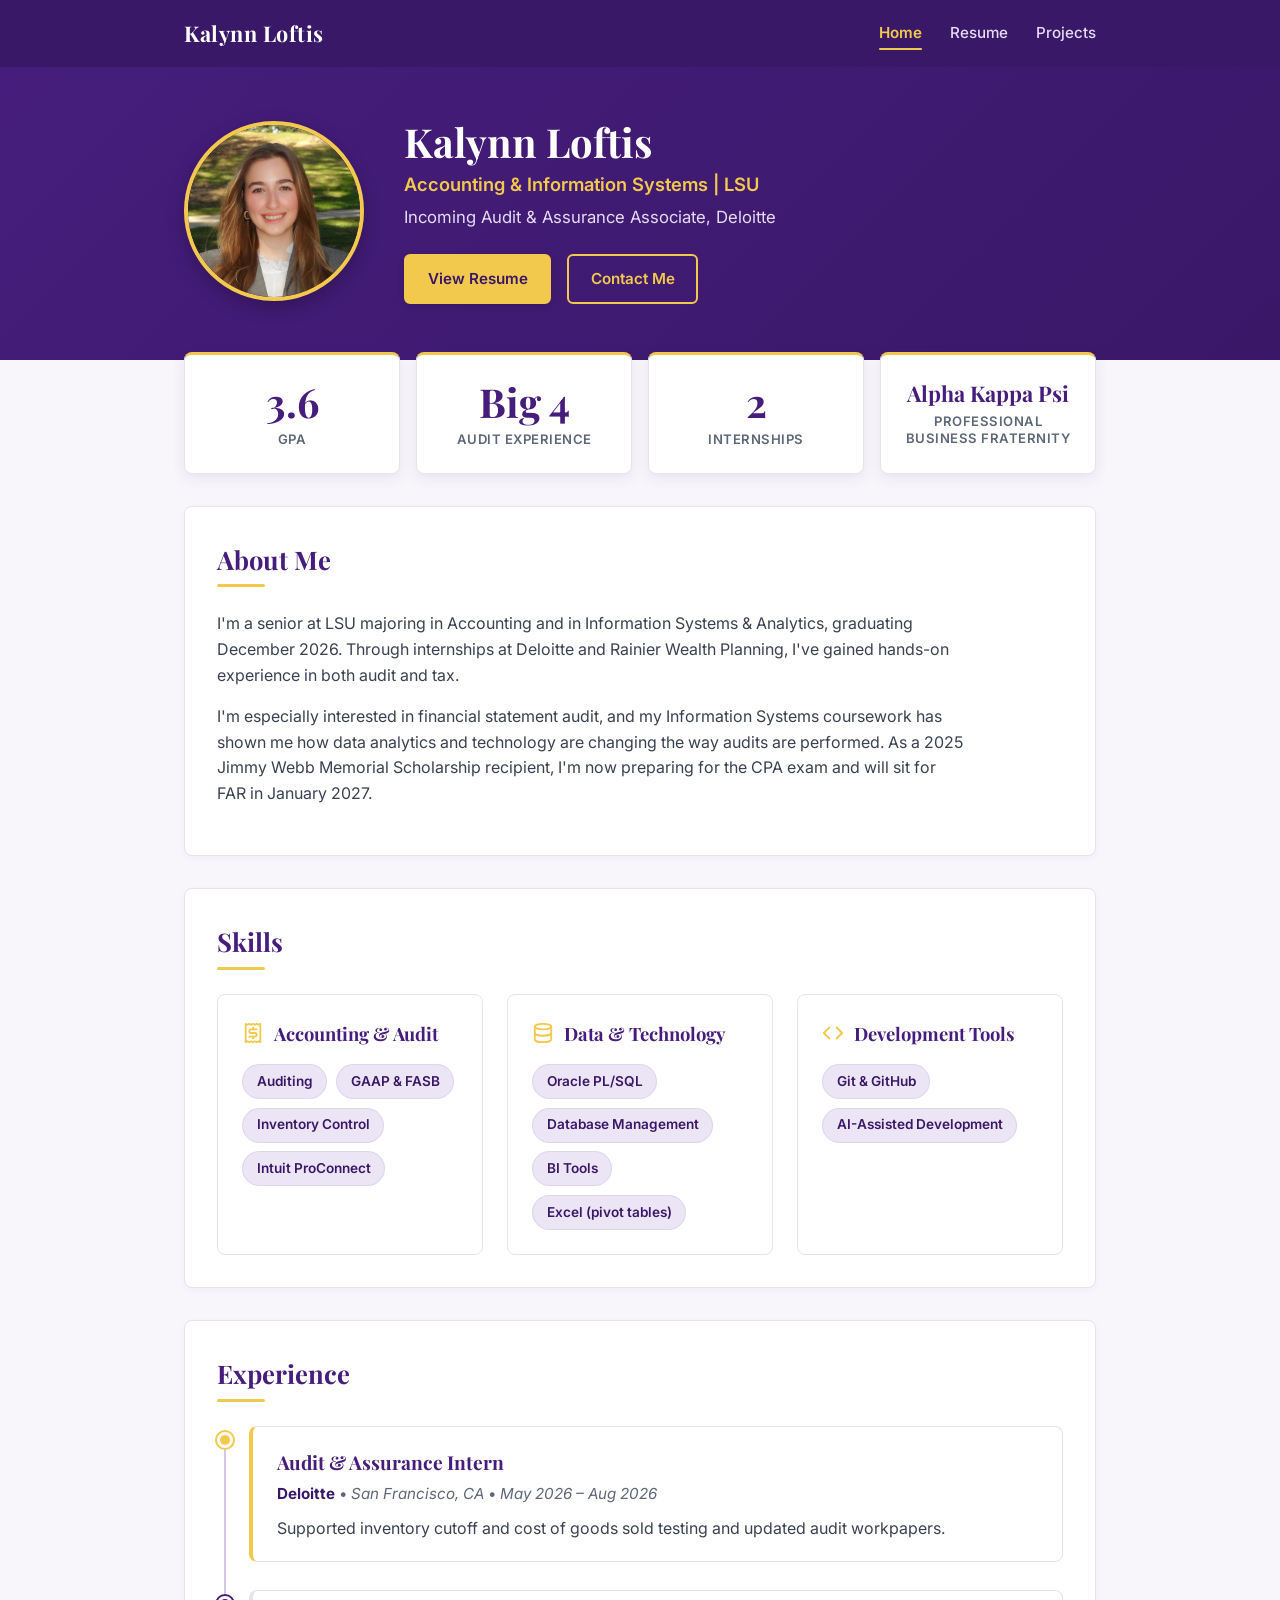
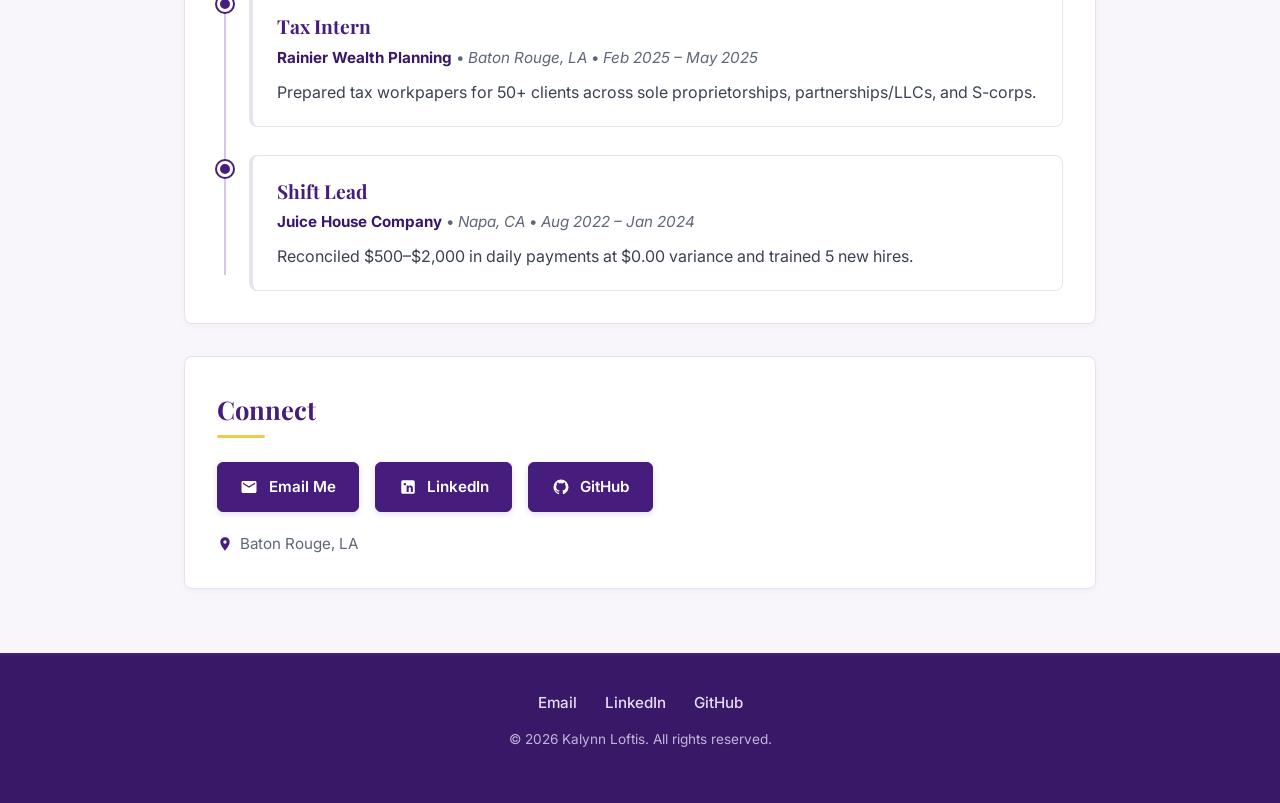
<file: index.html>
<!DOCTYPE html>
<html lang="en">
<head>
  <meta charset="UTF-8">
  <meta name="viewport" content="width=device-width, initial-scale=1.0">
  <title>Home | Kalynn Loftis - Accounting &amp; Information Systems</title>
  <!-- SEO & Social Sharing -->
  <meta name="description" content="LSU Accounting and Information Systems senior and incoming Deloitte Audit &amp; Assurance Associate.">
  <meta property="og:type" content="website">
  <meta property="og:url" content="https://kalynnloftis02.github.io/kalynn-website/index.html">
  <meta property="og:title" content="Kalynn Loftis, Accounting &amp; Information Systems at LSU">
  <meta property="og:description" content="LSU Accounting and Information Systems senior and incoming Deloitte Audit &amp; Assurance Associate.">
  <meta property="og:image" content="https://kalynnloftis02.github.io/kalynn-website/kalynn-headshot.jpg">
  <meta name="twitter:card" content="summary_large_image">
  <meta name="twitter:title" content="Kalynn Loftis, Accounting &amp; Information Systems at LSU">
  <meta name="twitter:description" content="LSU Accounting and Information Systems senior and incoming Deloitte Audit &amp; Assurance Associate.">
  <meta name="twitter:image" content="https://kalynnloftis02.github.io/kalynn-website/kalynn-headshot.jpg">
  <link rel="preconnect" href="https://fonts.googleapis.com">
  <link rel="preconnect" href="https://fonts.gstatic.com" crossorigin>
  <link href="https://fonts.googleapis.com/css2?family=Inter:wght@400;500;600;700&family=Playfair+Display:wght@600;700;800&display=swap" rel="stylesheet">
  <link rel="stylesheet" href="styles.css?v=10">
</head>
<body>
  <header>
    <div class="nav-container">
      <a href="index.html" class="logo">Kalynn Loftis</a>
      <nav>
        <ul>
          <li><a href="index.html" class="active">Home</a></li>
          <li><a href="resume.html">Resume</a></li>
          <li><a href="project.html">Projects</a></li>
        </ul>
      </nav>
    </div>
  </header>

  <!-- Homepage Hero Header (Edge-to-Edge, Square Corners) -->
  <div class="hero-header">
    <div class="hero-container">
      <div class="hero-headshot-wrapper">
        <img src="kalynn-headshot.jpg" alt="Professional headshot of Kalynn Loftis in business attire" class="hero-headshot">
      </div>
      <div class="hero-content">
        <h1 class="hero-name">Kalynn Loftis</h1>
        <p class="hero-subline-1">Accounting &amp; Information Systems | LSU</p>
        <p class="hero-subline-2">Incoming Audit &amp; Assurance Associate, Deloitte</p>
        <div class="hero-buttons">
          <a href="resume.html" class="btn btn-solid">View Resume</a>
          <a href="#contact" class="btn btn-outline">Contact Me</a>
        </div>
      </div>
    </div>
  </div>

  <main>
    <!-- Quick-Stats Row (Overlapping the Hero by 30px) -->
    <div class="stats-row countup-group">
      <div class="stat-card">
        <div class="stat-value" aria-label="3.6" data-countup="3.6" data-countup-decimals="1">3.6</div>
        <div class="stat-label">GPA</div>
      </div>
      <div class="stat-card">
        <div class="stat-value" data-countup-fade>Big 4</div>
        <div class="stat-label">Audit Experience</div>
      </div>
      <div class="stat-card">
        <div class="stat-value" aria-label="2" data-countup="2">2</div>
        <div class="stat-label">Internships</div>
      </div>
      <div class="stat-card">
        <div class="stat-value stat-value-sm" data-countup-fade>Alpha Kappa Psi</div>
        <div class="stat-label">Professional Business Fraternity</div>
      </div>
    </div>

    <!-- About Me Section -->
    <section id="about-me">
      <h2>About Me</h2>
      <div class="prose">
        <p>I'm a senior at LSU majoring in Accounting and in Information Systems &amp; Analytics, graduating December 2026. Through internships at Deloitte and Rainier Wealth Planning, I've gained hands-on experience in both audit and tax.</p>
        <p>I'm especially interested in financial statement audit, and my Information Systems coursework has shown me how data analytics and technology are changing the way audits are performed. As a 2025 Jimmy Webb Memorial Scholarship recipient, I'm now preparing for the CPA exam and will sit for FAR in January 2027.</p>
      </div>
    </section>

    <!-- Skills Section -->
    <section id="skills">
      <h2>Skills</h2>
      <div class="skills-grid">
        <!-- Accounting & Audit Card -->
        <div class="skill-category-card">
          <div class="skill-category-header">
            <svg class="skill-category-icon" viewBox="0 0 24 24" fill="none" stroke="currentColor" stroke-width="2" stroke-linecap="round" stroke-linejoin="round">
              <path d="M4 2v20l2-1 2 1 2-1 2 1 2-1 2 1 2-1 2 1V2l-2 1-2-1-2 1-2-1-2 1-2-1-2 1Z"/>
              <path d="M16 8h-6a2 2 0 1 0 0 4h4a2 2 0 1 1 0 4H8"/>
              <path d="M12 6v2m0 8v2"/>
            </svg>
            <h3 class="skill-category-title">Accounting &amp; Audit</h3>
          </div>
          <div class="tags">
            <span class="tag">Auditing</span>
            <span class="tag">GAAP &amp; FASB</span>
            <span class="tag">Inventory Control</span>
            <span class="tag">Intuit ProConnect</span>
          </div>
        </div>

        <!-- Data & Technology Card -->
        <div class="skill-category-card">
          <div class="skill-category-header">
            <svg class="skill-category-icon" viewBox="0 0 24 24" fill="none" stroke="currentColor" stroke-width="2" stroke-linecap="round" stroke-linejoin="round">
              <ellipse cx="12" cy="5" rx="9" ry="3"/>
              <path d="M3 5V19A9 3 0 0 0 21 19V5"/>
              <path d="M3 12A9 3 0 0 0 21 12"/>
            </svg>
            <h3 class="skill-category-title">Data &amp; Technology</h3>
          </div>
          <div class="tags">
            <span class="tag">Oracle PL/SQL</span>
            <span class="tag">Database Management</span>
            <span class="tag">BI Tools</span>
            <span class="tag">Excel (pivot tables)</span>
          </div>
        </div>

        <!-- Development Tools Card -->
        <div class="skill-category-card">
          <div class="skill-category-header">
            <svg class="skill-category-icon" viewBox="0 0 24 24" fill="none" stroke="currentColor" stroke-width="2" stroke-linecap="round" stroke-linejoin="round">
              <polyline points="16 18 22 12 16 6"/>
              <polyline points="8 6 2 12 8 18"/>
            </svg>
            <h3 class="skill-category-title">Development Tools</h3>
          </div>
          <div class="tags">
            <span class="tag">Git &amp; GitHub</span>
            <span class="tag">AI-Assisted Development</span>
          </div>
        </div>
      </div>
    </section>

    <!-- Experience Timeline Section -->
    <section id="experience">
      <h2>Experience</h2>
      <div class="timeline">
        <!-- Deloitte (Most Recent - Gold Dot) -->
        <div class="timeline-item">
          <div class="timeline-dot dot-gold"></div>
          <div class="timeline-content">
            <h3 class="timeline-title">Audit &amp; Assurance Intern</h3>
            <p class="timeline-meta"><strong>Deloitte</strong> &bull; <em>San Francisco, CA</em> &bull; <em>May 2026 – Aug 2026</em></p>
            <p class="timeline-desc">Supported inventory cutoff and cost of goods sold testing and updated audit workpapers.</p>
          </div>
        </div>

        <!-- Rainier Wealth Planning (Purple Dot) -->
        <div class="timeline-item">
          <div class="timeline-dot"></div>
          <div class="timeline-content">
            <h3 class="timeline-title">Tax Intern</h3>
            <p class="timeline-meta"><strong>Rainier Wealth Planning</strong> &bull; <em>Baton Rouge, LA</em> &bull; <em>Feb 2025 – May 2025</em></p>
            <p class="timeline-desc">Prepared tax workpapers for 50+ clients across sole proprietorships, partnerships/LLCs, and S-corps.</p>
          </div>
        </div>

        <!-- Juice House Company (Purple Dot) -->
        <div class="timeline-item">
          <div class="timeline-dot"></div>
          <div class="timeline-content">
            <h3 class="timeline-title">Shift Lead</h3>
            <p class="timeline-meta"><strong>Juice House Company</strong> &bull; <em>Napa, CA</em> &bull; <em>Aug 2022 – Jan 2024</em></p>
            <p class="timeline-desc">Reconciled $500–$2,000 in daily payments at $0.00 variance and trained 5 new hires.</p>
          </div>
        </div>
      </div>
    </section>

    <!-- Connect Section -->
    <section id="contact">
      <h2>Connect</h2>
      <div class="contact-buttons">
        <a href="mailto:kalynnloftis02@gmail.com" class="btn-contact">
          <svg viewBox="0 0 24 24"><path fill="currentColor" d="M20 4H4c-1.1 0-1.99.9-1.99 2L2 18c0 1.1.9 2 2 2h16c1.1 0 2-.9 2-2V6c0-1.1-.9-2-2-2zm0 4l-8 5-8-5V6l8 5 8-5v2z"/></svg>
          Email Me
        </a>
        <a href="https://www.linkedin.com/in/kalynn-loftis-60a675395" target="_blank" rel="noopener noreferrer" class="btn-contact">
          <svg viewBox="0 0 24 24"><path fill="currentColor" d="M19 3a2 2 0 0 1 2 2v14a2 2 0 0 1-2 2H5a2 2 0 0 1-2-2V5a2 2 0 0 1 2-2h14m-.5 15.5v-5.3a3.26 3.26 0 0 0-3.26-3.26c-.85 0-1.84.52-2.28 1.3v-1.11h-2.79v8.37h2.79v-4.93c0-.77.62-1.4 1.39-1.4a1.4 1.4 0 0 1 1.4 1.4v4.93h2.75M6.46 10.9h2.79v8.37H6.46v-8.37M7.86 6.54a1.63 1.63 0 1 0 0 3.26 1.63 1.63 0 0 0 0-3.26z"/></svg>
          LinkedIn
        </a>
        <a href="https://github.com/kalynnloftis02" target="_blank" rel="noopener noreferrer" class="btn-contact">
          <svg viewBox="0 0 24 24"><path fill="currentColor" d="M12 2A10 10 0 0 0 2 12c0 4.42 2.87 8.17 6.84 9.5.5.08.66-.23.66-.5v-1.69c-2.77.6-3.36-1.34-3.36-1.34-.46-1.16-1.11-1.47-1.11-1.47-.91-.62.07-.6.07-.6 1 .07 1.53 1.03 1.53 1.03.87 1.52 2.34 1.07 2.91.83.09-.65.35-1.09.63-1.34-2.22-.25-4.55-1.11-4.55-4.92 0-1.11.38-2 1.03-2.71-.1-.25-.45-1.29.1-2.64 0 0 .84-.27 2.75 1.02.79-.22 1.65-.33 2.5-.33.85 0 1.71.11 2.5.33 1.91-1.29 2.75-1.02 2.75-1.02.55 1.35.2 2.39.1 2.64.65.71 1.03 1.6 1.03 2.71 0 3.82-2.34 4.66-4.57 4.91.36.31.69.92.69 1.85V21c0 .27.16.59.67.5C19.14 20.16 22 16.42 22 12A10 10 0 0 0 12 2z"/></svg>
          GitHub
        </a>
      </div>
      <p class="contact-location">
        <svg viewBox="0 0 24 24" width="16" height="16"><path fill="currentColor" d="M12 2C8.13 2 5 5.13 5 9c0 5.25 7 13 7 13s7-7.75 7-13c0-3.87-3.13-7-7-7zm0 9.5a2.5 2.5 0 0 1 0-5 2.5 2.5 0 0 1 0 5z"/></svg>
        Baton Rouge, LA
      </p>
    </section>
  </main>

  <footer>
    <ul class="footer-links">
      <li><a href="mailto:kalynnloftis02@gmail.com">Email</a></li>
      <li><a href="https://www.linkedin.com/in/kalynn-loftis-60a675395" target="_blank" rel="noopener noreferrer">LinkedIn</a></li>
      <li><a href="https://github.com/kalynnloftis02" target="_blank" rel="noopener noreferrer">GitHub</a></li>
    </ul>
    <p class="footer-copy">&copy; 2026 Kalynn Loftis. All rights reserved.</p>
  </footer>

  <script src="script.js"></script>
</body>
</html>
</file>
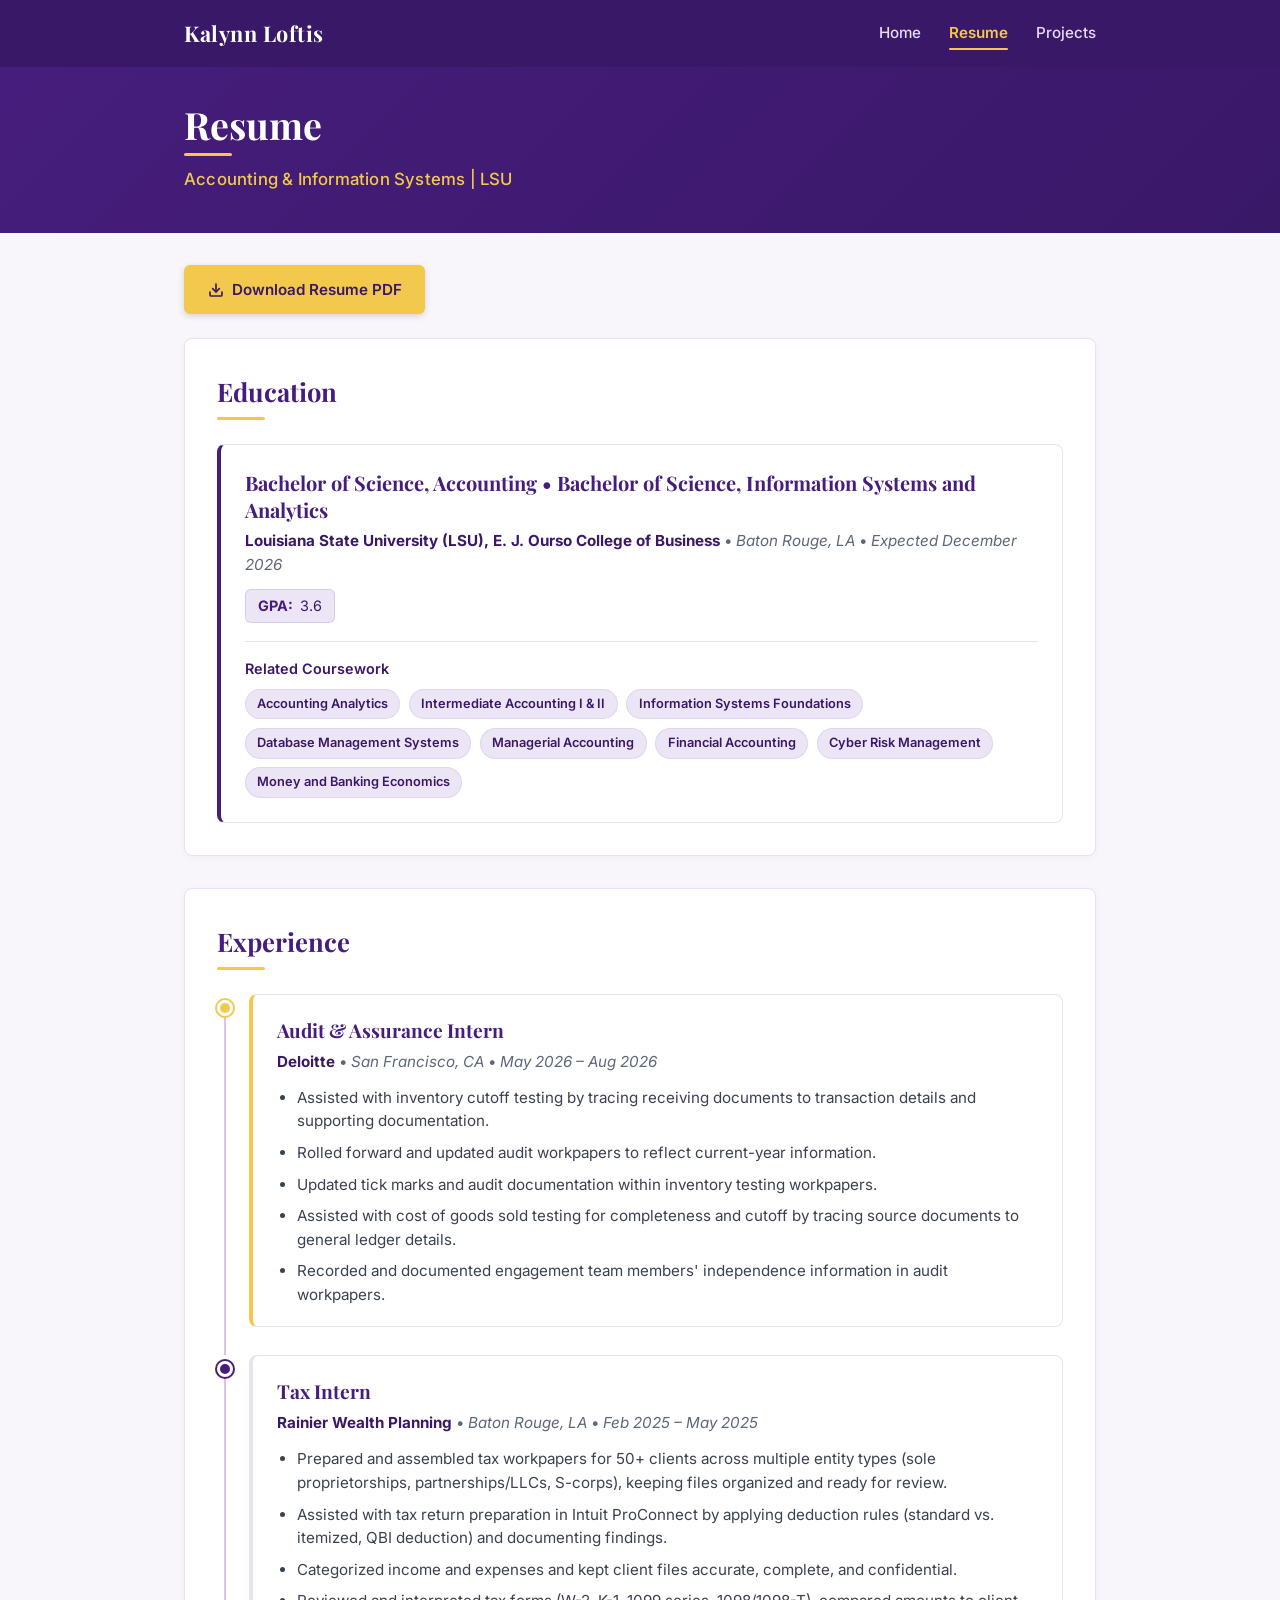
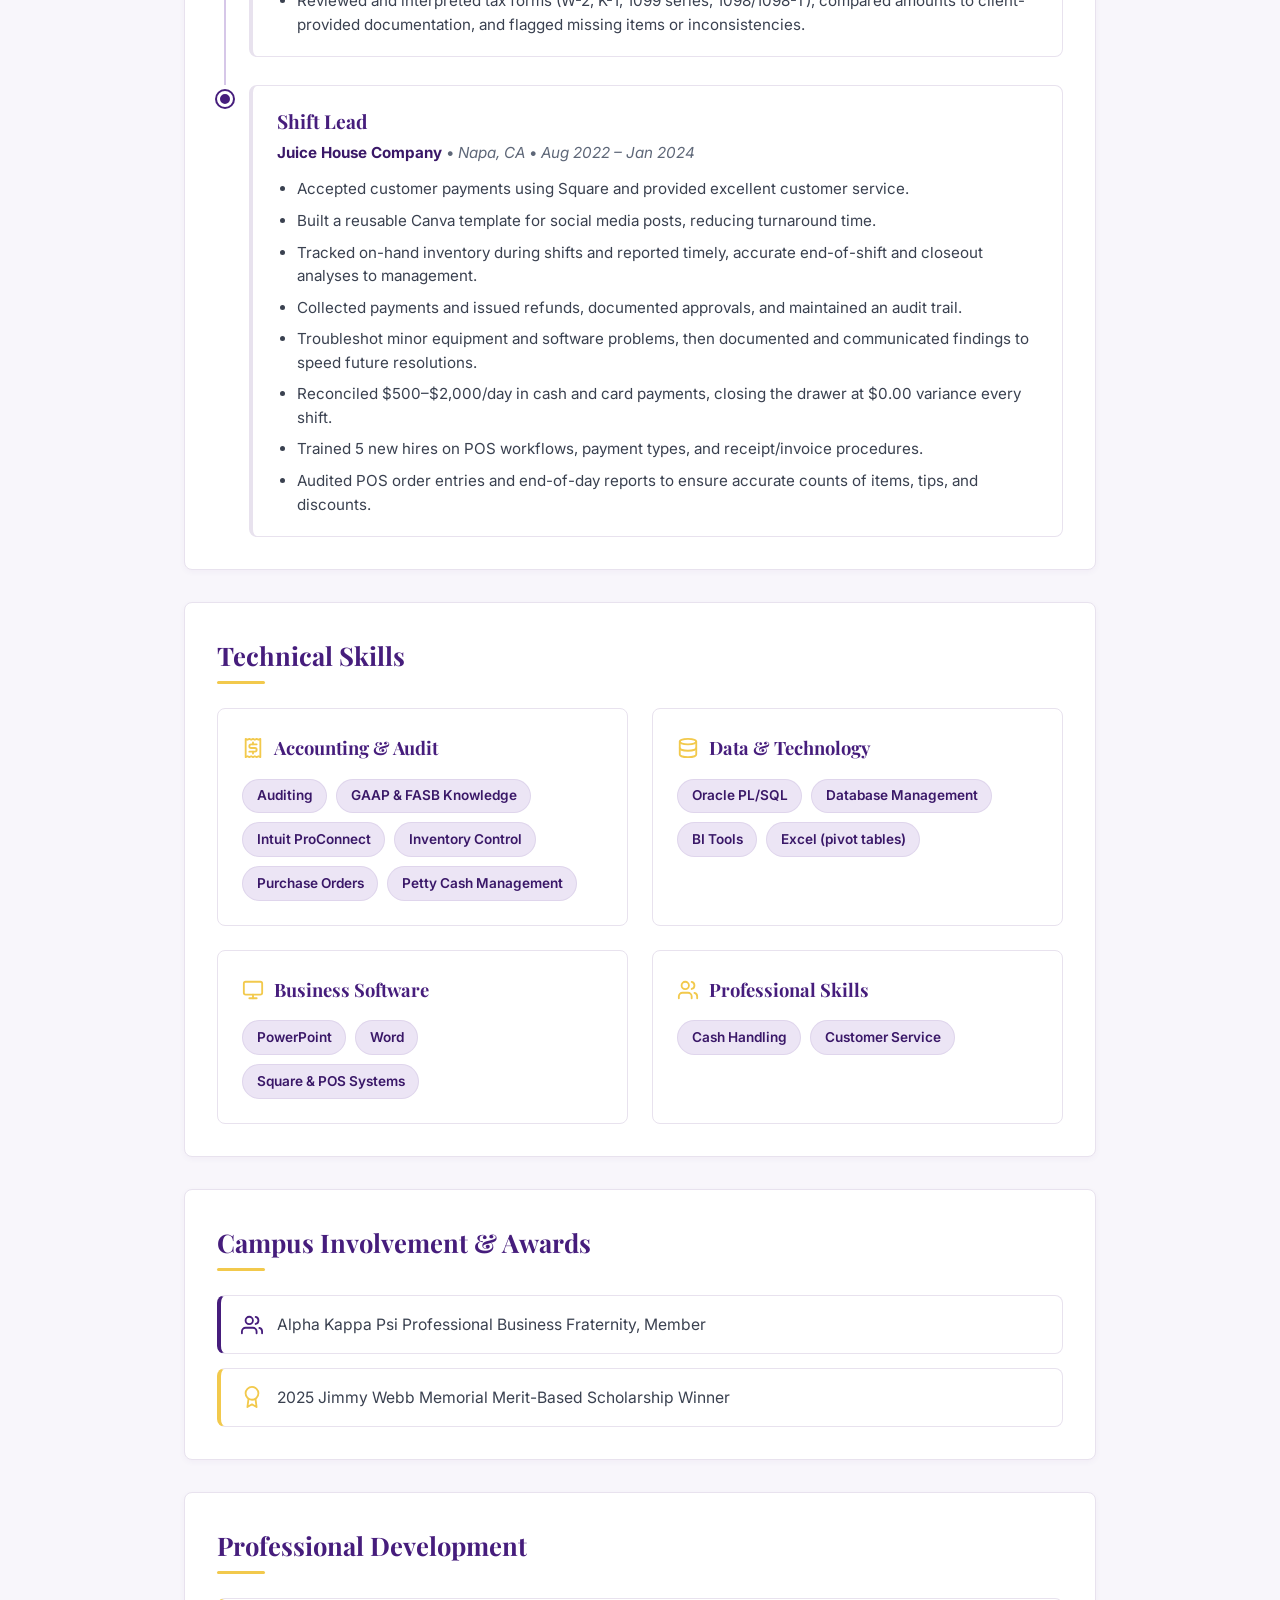
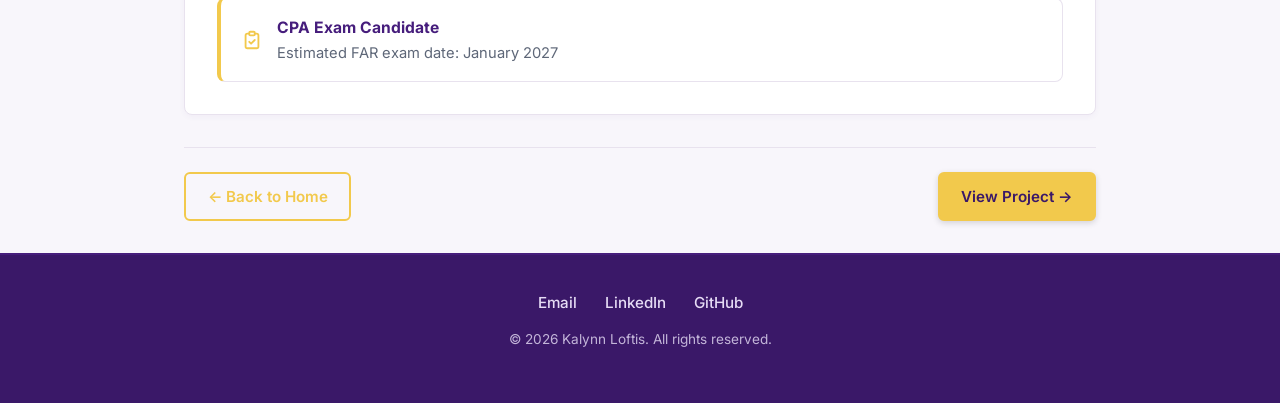
<file: resume.html>
<!DOCTYPE html>
<html lang="en">
<head>
  <meta charset="UTF-8">
  <meta name="viewport" content="width=device-width, initial-scale=1.0">
  <title>Resume | Kalynn Loftis - Accounting &amp; Information Systems</title>
  <!-- SEO & Social Sharing -->
  <meta name="description" content="LSU Accounting and Information Systems senior and incoming Deloitte Audit &amp; Assurance Associate.">
  <meta property="og:type" content="website">
  <meta property="og:url" content="https://kalynnloftis02.github.io/kalynn-website/resume.html">
  <meta property="og:title" content="Kalynn Loftis, Accounting &amp; Information Systems at LSU">
  <meta property="og:description" content="LSU Accounting and Information Systems senior and incoming Deloitte Audit &amp; Assurance Associate.">
  <meta property="og:image" content="https://kalynnloftis02.github.io/kalynn-website/kalynn-headshot.jpg">
  <meta name="twitter:card" content="summary_large_image">
  <meta name="twitter:title" content="Kalynn Loftis, Accounting &amp; Information Systems at LSU">
  <meta name="twitter:description" content="LSU Accounting and Information Systems senior and incoming Deloitte Audit &amp; Assurance Associate.">
  <meta name="twitter:image" content="https://kalynnloftis02.github.io/kalynn-website/kalynn-headshot.jpg">
  <link rel="preconnect" href="https://fonts.googleapis.com">
  <link rel="preconnect" href="https://fonts.gstatic.com" crossorigin>
  <link href="https://fonts.googleapis.com/css2?family=Inter:wght@400;500;600;700&family=Playfair+Display:wght@600;700;800&display=swap" rel="stylesheet">
  <link rel="stylesheet" href="styles.css?v=10">
</head>
<body>
  <header>
    <div class="nav-container">
      <a href="index.html" class="logo">Kalynn Loftis</a>
      <nav>
        <ul>
          <li><a href="index.html">Home</a></li>
          <li><a href="resume.html" class="active">Resume</a></li>
          <li><a href="project.html">Projects</a></li>
        </ul>
      </nav>
    </div>
  </header>

  <!-- Resume Page Banner (Edge-to-Edge, Square Corners) -->
  <div class="page-banner">
    <div class="page-banner-container">
      <h1 class="page-banner-title">Resume</h1>
      <div class="page-banner-divider"></div>
      <p class="page-banner-subtitle">Accounting &amp; Information Systems | LSU</p>
    </div>
  </div>

  <main>
    <!-- Download Resume Button -->
    <div style="display:flex; justify-content:flex-start; margin-bottom:1.5rem;">
      <a href="kalynn-loftis-resume.pdf" download class="btn btn-solid">
        <svg width="16" height="16" viewBox="0 0 24 24" fill="none" stroke="currentColor" stroke-width="2.5" stroke-linecap="round" stroke-linejoin="round" style="margin-right:0.5rem; flex-shrink:0;">
          <path d="M21 15v4a2 2 0 0 1-2 2H5a2 2 0 0 1-2-2v-4"/>
          <polyline points="7 10 12 15 17 10"/>
          <line x1="12" y1="15" x2="12" y2="3"/>
        </svg>
        Download Resume PDF
      </a>
    </div>

    <!-- Education Section -->
    <section id="education">
      <h2>Education</h2>
      <div class="card education-card">
        <h3 class="education-degree">Bachelor of Science, Accounting &bull; Bachelor of Science, Information Systems and Analytics</h3>
        <p class="education-institution"><strong>Louisiana State University (LSU), E. J. Ourso College of Business</strong> &bull; <em>Baton Rouge, LA</em> &bull; <em>Expected December 2026</em></p>
        <div class="education-gpa-container">
          <div class="education-gpa-badge">
            <strong>GPA:</strong> 3.6
          </div>
        </div>
        <div class="education-coursework">
          <p class="education-coursework-title">Related Coursework</p>
          <div class="tags">
            <span class="tag tag-sm">Accounting Analytics</span>
            <span class="tag tag-sm">Intermediate Accounting I &amp; II</span>
            <span class="tag tag-sm">Information Systems Foundations</span>
            <span class="tag tag-sm">Database Management Systems</span>
            <span class="tag tag-sm">Managerial Accounting</span>
            <span class="tag tag-sm">Financial Accounting</span>
            <span class="tag tag-sm">Cyber Risk Management</span>
            <span class="tag tag-sm">Money and Banking Economics</span>
          </div>
        </div>
      </div>
    </section>

    <!-- Experience Timeline Section -->
    <section id="work-history">
      <h2>Experience</h2>
      <div class="timeline timeline-connected">
        <!-- Deloitte (Most Recent - Gold Dot) -->
        <div class="timeline-item">
          <div class="timeline-dot dot-gold"></div>
          <div class="timeline-content">
            <h3 class="timeline-title">Audit &amp; Assurance Intern</h3>
            <p class="timeline-meta"><strong>Deloitte</strong> &bull; <em>San Francisco, CA</em> &bull; <em>May 2026 – Aug 2026</em></p>
            <ul class="bullet-list">
              <li>Assisted with inventory cutoff testing by tracing receiving documents to transaction details and supporting documentation.</li>
              <li>Rolled forward and updated audit workpapers to reflect current-year information.</li>
              <li>Updated tick marks and audit documentation within inventory testing workpapers.</li>
              <li>Assisted with cost of goods sold testing for completeness and cutoff by tracing source documents to general ledger details.</li>
              <li>Recorded and documented engagement team members' independence information in audit workpapers.</li>
            </ul>
          </div>
        </div>

        <!-- Rainier Wealth Planning (Purple Dot) -->
        <div class="timeline-item">
          <div class="timeline-dot"></div>
          <div class="timeline-content">
            <h3 class="timeline-title">Tax Intern</h3>
            <p class="timeline-meta"><strong>Rainier Wealth Planning</strong> &bull; <em>Baton Rouge, LA</em> &bull; <em>Feb 2025 – May 2025</em></p>
            <ul class="bullet-list">
              <li>Prepared and assembled tax workpapers for 50+ clients across multiple entity types (sole proprietorships, partnerships/LLCs, S-corps), keeping files organized and ready for review.</li>
              <li>Assisted with tax return preparation in Intuit ProConnect by applying deduction rules (standard vs. itemized, QBI deduction) and documenting findings.</li>
              <li>Categorized income and expenses and kept client files accurate, complete, and confidential.</li>
              <li>Reviewed and interpreted tax forms (W-2, K-1, 1099 series, 1098/1098-T), compared amounts to client-provided documentation, and flagged missing items or inconsistencies.</li>
            </ul>
          </div>
        </div>

        <!-- Juice House Company (Purple Dot) -->
        <div class="timeline-item">
          <div class="timeline-dot"></div>
          <div class="timeline-content">
            <h3 class="timeline-title">Shift Lead</h3>
            <p class="timeline-meta"><strong>Juice House Company</strong> &bull; <em>Napa, CA</em> &bull; <em>Aug 2022 – Jan 2024</em></p>
            <ul class="bullet-list">
              <li>Accepted customer payments using Square and provided excellent customer service.</li>
              <li>Built a reusable Canva template for social media posts, reducing turnaround time.</li>
              <li>Tracked on-hand inventory during shifts and reported timely, accurate end-of-shift and closeout analyses to management.</li>
              <li>Collected payments and issued refunds, documented approvals, and maintained an audit trail.</li>
              <li>Troubleshot minor equipment and software problems, then documented and communicated findings to speed future resolutions.</li>
              <li>Reconciled $500–$2,000/day in cash and card payments, closing the drawer at $0.00 variance every shift.</li>
              <li>Trained 5 new hires on POS workflows, payment types, and receipt/invoice procedures.</li>
              <li>Audited POS order entries and end-of-day reports to ensure accurate counts of items, tips, and discounts.</li>
            </ul>
          </div>
        </div>
      </div>
    </section>

    <!-- Technical Skills Section -->
    <section id="skills">
      <h2>Technical Skills</h2>
      <div class="skills-grid skills-grid-2x2">
        <!-- Accounting & Audit Card -->
        <div class="skill-category-card">
          <div class="skill-category-header">
            <svg class="skill-category-icon" viewBox="0 0 24 24" fill="none" stroke="currentColor" stroke-width="2" stroke-linecap="round" stroke-linejoin="round" aria-hidden="true">
              <path d="M4 2v20l2-1 2 1 2-1 2 1 2-1 2 1 2-1 2 1V2l-2 1-2-1-2 1-2-1-2 1-2-1-2 1Z"/>
              <path d="M16 8h-6a2 2 0 1 0 0 4h4a2 2 0 1 1 0 4H8"/>
              <path d="M12 6v2m0 8v2"/>
            </svg>
            <h3 class="skill-category-title">Accounting &amp; Audit</h3>
          </div>
          <div class="tags">
            <span class="tag">Auditing</span>
            <span class="tag">GAAP &amp; FASB Knowledge</span>
            <span class="tag">Intuit ProConnect</span>
            <span class="tag">Inventory Control</span>
            <span class="tag">Purchase Orders</span>
            <span class="tag">Petty Cash Management</span>
          </div>
        </div>

        <!-- Data & Technology Card -->
        <div class="skill-category-card">
          <div class="skill-category-header">
            <svg class="skill-category-icon" viewBox="0 0 24 24" fill="none" stroke="currentColor" stroke-width="2" stroke-linecap="round" stroke-linejoin="round" aria-hidden="true">
              <ellipse cx="12" cy="5" rx="9" ry="3"/>
              <path d="M3 5V19A9 3 0 0 0 21 19V5"/>
              <path d="M3 12A9 3 0 0 0 21 12"/>
            </svg>
            <h3 class="skill-category-title">Data &amp; Technology</h3>
          </div>
          <div class="tags">
            <span class="tag">Oracle PL/SQL</span>
            <span class="tag">Database Management</span>
            <span class="tag">BI Tools</span>
            <span class="tag">Excel (pivot tables)</span>
          </div>
        </div>

        <!-- Business Software Card -->
        <div class="skill-category-card">
          <div class="skill-category-header">
            <svg class="skill-category-icon" viewBox="0 0 24 24" fill="none" stroke="currentColor" stroke-width="2" stroke-linecap="round" stroke-linejoin="round" aria-hidden="true">
              <rect width="20" height="14" x="2" y="3" rx="2"/>
              <line x1="8" x2="16" y1="21" y2="21"/>
              <line x1="12" x2="12" y1="17" y2="21"/>
            </svg>
            <h3 class="skill-category-title">Business Software</h3>
          </div>
          <div class="tags">
            <span class="tag">PowerPoint</span>
            <span class="tag">Word</span>
            <span class="tag">Square &amp; POS Systems</span>
          </div>
        </div>

        <!-- Professional Skills Card -->
        <div class="skill-category-card">
          <div class="skill-category-header">
            <svg class="skill-category-icon" viewBox="0 0 24 24" fill="none" stroke="currentColor" stroke-width="2" stroke-linecap="round" stroke-linejoin="round" aria-hidden="true">
              <path d="M16 21v-2a4 4 0 0 0-4-4H6a4 4 0 0 0-4 4v2"/>
              <circle cx="9" cy="7" r="4"/>
              <path d="M22 21v-2a4 4 0 0 0-3-3.87"/>
              <path d="M16 3.13a4 4 0 0 1 0 7.75"/>
            </svg>
            <h3 class="skill-category-title">Professional Skills</h3>
          </div>
          <div class="tags">
            <span class="tag">Cash Handling</span>
            <span class="tag">Customer Service</span>
          </div>
        </div>
      </div>
    </section>

    <!-- Campus Involvement & Awards Section -->
    <section id="involvement-awards">
      <h2>Campus Involvement &amp; Awards</h2>
      <ul class="involvement-list">
        <li class="involvement-item">
          <svg class="involvement-icon icon-purple" viewBox="0 0 24 24" fill="none" stroke="currentColor" stroke-width="2" stroke-linecap="round" stroke-linejoin="round" aria-hidden="true">
            <path d="M17 21v-2a4 4 0 0 0-4-4H5a4 4 0 0 0-4 4v2"/>
            <circle cx="9" cy="7" r="4"/>
            <path d="M23 21v-2a4 4 0 0 0-3-3.87"/>
            <path d="M16 3.13a4 4 0 0 1 0 7.75"/>
          </svg>
          <span>Alpha Kappa Psi Professional Business Fraternity, Member</span>
        </li>
        <li class="involvement-item item-gold">
          <svg class="involvement-icon icon-gold" viewBox="0 0 24 24" fill="none" stroke="currentColor" stroke-width="2" stroke-linecap="round" stroke-linejoin="round" aria-hidden="true">
            <circle cx="12" cy="8" r="7"/>
            <polyline points="8.21 13.89 7 23 12 20 17 23 15.79 13.88"/>
          </svg>
          <span>2025 Jimmy Webb Memorial Merit-Based Scholarship Winner</span>
        </li>
      </ul>
    </section>

    <!-- Professional Development Section -->
    <section id="professional-development">
      <h2>Professional Development</h2>
      <div class="involvement-item item-gold" style="list-style:none;">
        <svg class="involvement-icon icon-gold" viewBox="0 0 24 24" fill="none" stroke="currentColor" stroke-width="2" stroke-linecap="round" stroke-linejoin="round" aria-hidden="true">
          <path d="M9 5H7a2 2 0 0 0-2 2v12a2 2 0 0 0 2 2h10a2 2 0 0 0 2-2V7a2 2 0 0 0-2-2h-2"/>
          <rect x="9" y="3" width="6" height="4" rx="1"/>
          <path d="m9 14 2 2 4-4"/>
        </svg>
        <div>
          <strong style="color: var(--purple-main);">CPA Exam Candidate</strong><br>
          <span style="color: var(--text-muted); font-size: 0.92rem;">Estimated FAR exam date: January 2027</span>
        </div>
      </div>
    </section>

    <!-- Bottom Navigation -->
    <div class="project-footer-nav">
      <a href="index.html" class="btn btn-outline">&larr; Back to Home</a>
      <a href="project.html" class="btn btn-solid">View Project &rarr;</a>
    </div>
  </main>

  <footer>
    <ul class="footer-links">
      <li><a href="mailto:kalynnloftis02@gmail.com">Email</a></li>
      <li><a href="https://www.linkedin.com/in/kalynn-loftis-60a675395" target="_blank" rel="noopener noreferrer">LinkedIn</a></li>
      <li><a href="https://github.com/kalynnloftis02" target="_blank" rel="noopener noreferrer">GitHub</a></li>
    </ul>
    <p class="footer-copy">&copy; 2026 Kalynn Loftis. All rights reserved.</p>
  </footer>
</body>
</html>
</file>
<file: styles.css>
/* Google Fonts */
@import url('https://fonts.googleapis.com/css2?family=Inter:wght@400;500;600;700&family=Playfair+Display:wght@600;700;800&display=swap');

/* LSU-Inspired Purple & Gold Design System */
:root {
  --purple-main: #461D7C;       /* Main LSU Deep Purple */
  --purple-dark: #3A1868;       /* Darker Purple for Nav & Footer */
  --gold: #F2C94C;              /* LSU Accent Gold */
  --gold-hover: #DFB63E;        /* Darker Gold for Hover */
  --bg-page: #F8F6FB;           /* Soft Lavender-White Page Background */
  --bg-card: #FFFFFF;           /* Crisp White for Cards */
  --lavender-tag: #ECE5F5;      /* Skill Tag Background */
  --lavender-light: #E6DCF5;    /* Light Lavender for Nav & Subtitles */
  --lavender-line: #D6C7E8;     /* Lavender for Timeline Line */
  --text-body: #3A4150;         /* Dark Gray with Accessible AAA Contrast */
  --text-muted: #5E6778;        /* Muted Gray */
  --border-color: #E8E2EE;      /* Soft Purple-Tinted Border */
  --max-width: 960px;
  --radius: 8px;
  --transition: all 0.2s ease-in-out;
}

html {
  scroll-behavior: smooth;
}

* {
  box-sizing: border-box;
  margin: 0;
  padding: 0;
}

body {
  font-family: 'Inter', -apple-system, BlinkMacSystemFont, 'Segoe UI', Roboto, sans-serif;
  line-height: 1.6;
  color: var(--text-body);
  background-color: var(--bg-page);
  min-height: 100vh;
  display: flex;
  flex-direction: column;
  overflow-x: hidden;
}

/* Subtle Fade-in Animation for Sections */
@keyframes fadeInUp {
  from {
    opacity: 0;
    transform: translateY(10px);
  }
  to {
    opacity: 1;
    transform: translateY(0);
  }
}

main section {
  animation: fadeInUp 0.4s ease-out;
}

@media (prefers-reduced-motion: reduce) {
  html {
    scroll-behavior: auto;
  }
  main section {
    animation: none !important;
  }
  * {
    transition: none !important;
  }
}

/* Typography */
h1, h2, h3, .logo, .hero-name {
  font-family: 'Playfair Display', Georgia, serif;
}

h1 {
  font-size: 2.2rem;
  color: var(--purple-main);
  margin-bottom: 0.75rem;
}

h2 {
  font-size: 1.6rem;
  color: var(--purple-main);
  margin-bottom: 1.5rem;
  position: relative;
  padding-bottom: 0.5rem;
}

h2::after {
  content: '';
  position: absolute;
  left: 0;
  bottom: 0;
  width: 48px;
  height: 3px;
  background-color: var(--gold);
  border-radius: 2px;
}

h3 {
  font-size: 1.2rem;
  color: var(--purple-main);
  margin-bottom: 0.4rem;
}

p {
  margin-bottom: 1rem;
  color: var(--text-body);
}

a {
  color: var(--purple-main);
  transition: var(--transition);
}

a:hover {
  color: var(--purple-dark);
}

/* Navigation Bar - Seamless with Hero */
header {
  background-color: var(--purple-dark);
  border-bottom: none;
  position: sticky;
  top: 0;
  z-index: 100;
}

.nav-container {
  max-width: var(--max-width);
  margin: 0 auto;
  padding: 1rem 1.5rem;
  display: flex;
  justify-content: space-between;
  align-items: center;
  flex-wrap: wrap;
  gap: 1rem;
}

.logo {
  font-weight: 700;
  font-size: 1.35rem;
  color: #FFFFFF;
  text-decoration: none;
  letter-spacing: 0.5px;
}

.logo:hover {
  color: var(--gold);
}

nav ul {
  list-style: none;
  display: flex;
  gap: 1.75rem;
  align-items: center;
}

nav a {
  text-decoration: none;
  color: var(--lavender-light);
  font-weight: 500;
  font-size: 0.95rem;
  transition: var(--transition);
  padding: 0.25rem 0;
  position: relative;
}

nav a:hover {
  color: var(--gold);
}

nav a.active {
  color: var(--gold);
  font-weight: 600;
}

nav a.active::after {
  content: '';
  position: absolute;
  left: 0;
  bottom: -4px;
  width: 100%;
  height: 2px;
  background-color: var(--gold);
  border-radius: 2px;
}

/* Homepage Hero Header - Full Width, Edge-to-Edge with Square Corners */
.hero-header {
  background: linear-gradient(135deg, var(--purple-main) 0%, var(--purple-dark) 100%);
  color: #FFFFFF;
  padding: 3.25rem 0 3.5rem 0;
  width: 100%;
  border-radius: 0 !important;
  border: none !important;
  margin: 0 !important;
  box-shadow: none !important;
}

.hero-container {
  max-width: var(--max-width);
  margin: 0 auto;
  padding: 0 1.5rem;
  display: flex;
  align-items: center;
  gap: 2.5rem;
  width: 100%;
}

.hero-headshot-wrapper {
  width: 180px;
  height: 180px;
  border-radius: 50%;
  overflow: hidden;
  flex-shrink: 0;
  border: 4px solid var(--gold);
  box-shadow: 0 6px 18px rgba(0, 0, 0, 0.25);
  display: flex;
  align-items: center;
  justify-content: center;
}

.hero-headshot {
  width: 100%;
  height: 100%;
  object-fit: cover;
  object-position: center 45%;
  transform: scale(1.8) translateY(-4%);
  transform-origin: center 45%;
  display: block;
}

.hero-content {
  flex: 1;
}

.hero-name {
  font-size: 2.5rem;
  color: #FFFFFF;
  margin-bottom: 0.35rem;
  line-height: 1.15;
}

.hero-subline-1 {
  font-size: 1.15rem;
  font-weight: 600;
  color: var(--gold);
  margin-bottom: 0.25rem;
}

.hero-subline-2 {
  font-size: 1.05rem;
  color: var(--lavender-light);
  margin-bottom: 1.5rem;
}

.hero-buttons {
  display: flex;
  gap: 1rem;
  flex-wrap: wrap;
}

/* Page Banner (Shorter Hero Header for Inner Pages) */
.page-banner {
  background: linear-gradient(135deg, var(--purple-main) 0%, var(--purple-dark) 100%);
  color: #FFFFFF;
  padding: 2.25rem 0 2.5rem 0;
  width: 100%;
  border-radius: 0 !important;
  border: none !important;
  margin: 0 !important;
  box-shadow: none !important;
}

.page-banner-container {
  max-width: var(--max-width);
  margin: 0 auto;
  padding: 0 1.5rem;
}

.page-banner-title {
  font-family: 'Playfair Display', Georgia, serif;
  font-size: 2.35rem;
  font-weight: 700;
  color: #FFFFFF;
  line-height: 1.15;
  margin-bottom: 0.45rem;
}

.page-banner-divider {
  width: 48px;
  height: 3px;
  background-color: var(--gold);
  border-radius: 2px;
  margin-bottom: 0.65rem;
}

.page-banner-subtitle {
  font-size: 1.05rem;
  font-weight: 500;
  color: var(--gold);
  margin-bottom: 0;
  letter-spacing: 0.2px;
}

/* Hero Action Buttons */
.btn {
  display: inline-flex;
  align-items: center;
  justify-content: center;
  padding: 0.65rem 1.35rem;
  border-radius: 6px;
  font-weight: 600;
  font-size: 0.95rem;
  text-decoration: none;
  transition: var(--transition);
  cursor: pointer;
}

.btn-solid {
  background-color: var(--gold);
  color: var(--purple-dark);
  border: 2px solid var(--gold);
  box-shadow: 0 2px 6px rgba(0, 0, 0, 0.15);
}

.btn-solid:hover {
  background-color: var(--gold-hover);
  border-color: var(--gold-hover);
  color: var(--purple-dark);
  transform: translateY(-2px);
  box-shadow: 0 4px 10px rgba(242, 201, 76, 0.3);
}

.btn-outline {
  background-color: transparent;
  color: var(--gold);
  border: 2px solid var(--gold);
}

.btn-outline:hover {
  background-color: rgba(242, 201, 76, 0.15);
  color: #FFFFFF;
  border-color: #FFFFFF;
  transform: translateY(-2px);
}

/* Quick-Stats Row (Floats over hero bottom by 40px, equal height) */
.stats-row {
  display: grid;
  grid-template-columns: repeat(4, 1fr);
  gap: 1rem;
  margin-top: -40px;
  margin-bottom: 2rem;
  position: relative;
  z-index: 10;
  align-items: stretch;
}

.stat-card {
  background-color: var(--bg-card);
  border: 1px solid var(--border-color);
  border-top: 3px solid var(--gold);
  border-radius: var(--radius);
  padding: 1.6rem 1rem;
  text-align: center;
  box-shadow: 0 4px 14px rgba(70, 29, 124, 0.09);
  display: flex;
  flex-direction: column;
  justify-content: center;
  align-items: center;
  transition: var(--transition);
}

.stat-card:hover {
  transform: translateY(-2px);
  box-shadow: 0 6px 18px rgba(70, 29, 124, 0.14);
}

.stat-value {
  font-family: 'Playfair Display', Georgia, serif;
  font-size: 2.5rem;
  font-weight: 700;
  color: var(--purple-main);
  line-height: 1.1;
  margin-bottom: 0.4rem;
}

.stat-value.stat-value-sm {
  font-size: 1.35rem;
  white-space: nowrap;
  line-height: 1.2;
}

.stat-label {
  font-size: 0.82rem;
  font-weight: 600;
  color: var(--text-muted);
  text-transform: uppercase;
  letter-spacing: 0.5px;
  line-height: 1.25;
}

/* Main Content Layout */
main {
  flex: 1;
  max-width: var(--max-width);
  width: 100%;
  margin: 2rem auto;
  padding: 0 1.5rem;
}

/* Section Cards inside Main */
main section {
  background-color: var(--bg-card);
  border: 1px solid var(--border-color);
  border-radius: var(--radius);
  padding: 2rem;
  margin-bottom: 2rem;
  box-shadow: 0 2px 6px rgba(70, 29, 124, 0.04);
}

/* About Me prose: comfortable reading width */
#about-me .prose {
  max-width: 75ch;
}

/* Grids */
.grid {
  display: grid;
  grid-template-columns: repeat(auto-fit, minmax(280px, 1fr));
  gap: 1.5rem;
  margin-top: 1rem;
}

/* Standard Cards */
.card {
  border: 1px solid var(--border-color);
  border-radius: var(--radius);
  padding: 1.35rem;
  background-color: var(--bg-card);
  transition: var(--transition);
}

/* Experience Cards on Resume & Projects */
#work-history .card,
#featured-projects .card {
  border-left: 4px solid var(--gold);
  background-color: var(--bg-card);
}

#work-history .card:hover,
#featured-projects .card:hover {
  transform: translateY(-2px);
  box-shadow: 0 6px 16px rgba(70, 29, 124, 0.08);
  border-left-color: var(--gold);
}

/* Education Card */
.education-card {
  border-left: 4px solid var(--purple-main) !important;
  background-color: var(--bg-card);
  padding: 1.5rem;
}

.education-card:hover {
  transform: translateY(-2px);
  box-shadow: 0 6px 16px rgba(70, 29, 124, 0.08);
}

.education-degree {
  font-family: 'Playfair Display', Georgia, serif;
  font-size: 1.25rem;
  color: var(--purple-main);
  line-height: 1.35;
  margin-bottom: 0.35rem;
}

.education-institution {
  color: var(--text-muted);
  font-size: 0.95rem;
  margin-bottom: 0.75rem;
}

.education-institution strong {
  color: var(--purple-dark);
}

.education-gpa-container {
  margin-bottom: 1.15rem;
}

.education-gpa-badge {
  display: inline-flex;
  align-items: center;
  gap: 0.45rem;
  background-color: var(--lavender-tag);
  border: 1px solid rgba(70, 29, 124, 0.12);
  border-radius: 6px;
  padding: 0.25rem 0.75rem;
  font-size: 0.9rem;
  color: var(--purple-dark);
}

.education-gpa-badge strong {
  color: var(--purple-main);
}

.education-coursework {
  border-top: 1px solid var(--border-color);
  padding-top: 0.95rem;
}

.education-coursework-title {
  font-size: 0.9rem;
  font-weight: 600;
  color: var(--purple-dark);
  margin-bottom: 0.55rem;
}

/* Skills 3-Card Grid */
.skills-grid {
  display: grid;
  grid-template-columns: repeat(auto-fit, minmax(260px, 1fr));
  gap: 1.5rem;
  margin-top: 1rem;
}

.skills-grid-2x2 {
  display: grid;
  grid-template-columns: repeat(2, 1fr);
  gap: 1.5rem;
  margin-top: 1rem;
}

.skill-category-card {
  background: var(--bg-card);
  border: 1px solid var(--border-color);
  border-radius: var(--radius);
  padding: 1.5rem;
  transition: var(--transition);
}

.skill-category-card:hover {
  transform: translateY(-2px);
  box-shadow: 0 6px 16px rgba(70, 29, 124, 0.08);
}

.skill-category-header {
  display: flex;
  align-items: center;
  gap: 0.65rem;
  margin-bottom: 1rem;
}

.skill-category-icon {
  width: 22px;
  height: 22px;
  color: var(--gold);
  flex-shrink: 0;
}

.skill-category-title {
  font-family: 'Playfair Display', Georgia, serif;
  font-size: 1.15rem;
  color: var(--purple-main);
  font-weight: 700;
  margin: 0;
}

/* Skill Tags */
.tags {
  display: flex;
  flex-wrap: wrap;
  gap: 0.55rem;
  margin-top: 0.25rem;
}

.tag {
  background-color: var(--lavender-tag);
  color: var(--purple-dark);
  padding: 0.35rem 0.85rem;
  border-radius: 9999px;
  font-size: 0.85rem;
  font-weight: 600;
  border: 1px solid rgba(70, 29, 124, 0.08);
  transition: var(--transition);
}

.tag:hover {
  background-color: #E2D7F0;
  color: var(--purple-main);
}

.tag-sm {
  font-size: 0.8rem;
  padding: 0.25rem 0.7rem;
}

/* Vertical Experience Timeline */
.timeline {
  position: relative;
  padding-left: 2rem;
  margin-top: 1.25rem;
}

.timeline::before {
  content: '';
  position: absolute;
  left: 7px;
  top: 8px;
  bottom: 16px;
  width: 2px;
  background-color: var(--lavender-line);
}

.timeline-item {
  position: relative;
  margin-bottom: 1.75rem;
}

.timeline-item:last-child {
  margin-bottom: 0;
}

.timeline-dot {
  position: absolute;
  left: -2rem;
  top: 6px;
  width: 16px;
  height: 16px;
  border-radius: 50%;
  background-color: var(--purple-main);
  border: 3px solid #FFFFFF;
  box-shadow: 0 0 0 2px var(--purple-main);
  z-index: 1;
}

.timeline-dot.dot-gold {
  background-color: var(--gold);
  box-shadow: 0 0 0 2px var(--gold);
}

.timeline-content {
  background-color: var(--bg-card);
  border: 1px solid var(--border-color);
  border-left: 4px solid var(--border-color);
  border-radius: var(--radius);
  padding: 1.25rem 1.5rem;
  transition: var(--transition);
}

.timeline-item:first-child .timeline-content {
  border-left-color: var(--gold);
}

.timeline-content:hover {
  transform: translateY(-2px);
  box-shadow: 0 6px 16px rgba(70, 29, 124, 0.08);
}

.timeline-title {
  font-family: 'Playfair Display', Georgia, serif;
  font-size: 1.2rem;
  color: var(--purple-main);
  margin-bottom: 0.25rem;
}

.timeline-meta {
  color: var(--text-muted);
  font-size: 0.95rem;
  margin-bottom: 0.6rem;
}

.timeline-meta strong {
  color: var(--purple-dark);
}

.timeline-desc {
  color: var(--text-body);
  margin-bottom: 0;
}

.timeline-content .bullet-list {
  padding-left: 1.25rem;
  margin-top: 0.75rem;
  margin-bottom: 0;
}

.timeline-content .bullet-list li {
  margin-bottom: 0.5rem;
  color: var(--text-body);
  font-size: 0.95rem;
  line-height: 1.55;
}

.timeline-content .bullet-list li:last-child {
  margin-bottom: 0;
}

/* Connect timeline dots cleanly without trailing line */
.timeline-connected::before {
  display: none !important;
}

.timeline-connected .timeline-item:not(:last-child)::after {
  content: '';
  position: absolute;
  left: -25px;
  top: 18px;
  bottom: -1.75rem;
  width: 2px;
  background-color: var(--lavender-line);
}

/* Contact / Connect Section & Purple Buttons */
.contact-buttons {
  display: flex;
  flex-wrap: wrap;
  gap: 1rem;
  margin-bottom: 1.25rem;
  margin-top: 0.5rem;
}

.btn-contact {
  display: inline-flex;
  align-items: center;
  gap: 0.65rem;
  background-color: var(--purple-main);
  color: #FFFFFF;
  padding: 0.75rem 1.4rem;
  border-radius: 6px;
  text-decoration: none;
  font-weight: 600;
  font-size: 0.95rem;
  transition: var(--transition);
  border: 1px solid var(--purple-main);
  box-shadow: 0 2px 6px rgba(70, 29, 124, 0.15);
}

.btn-contact:hover {
  background-color: var(--purple-dark);
  color: var(--gold);
  border-color: var(--purple-dark);
  transform: translateY(-2px);
  box-shadow: 0 4px 12px rgba(70, 29, 124, 0.25);
}

.btn-contact svg {
  width: 18px;
  height: 18px;
  flex-shrink: 0;
}

.contact-location {
  font-size: 0.95rem;
  color: var(--text-muted);
  display: flex;
  align-items: center;
  gap: 0.45rem;
  text-align: left;
  margin-bottom: 0;
}

.contact-location svg {
  color: var(--purple-main);
  flex-shrink: 0;
}

/* Lists */
ul.bullet-list {
  padding-left: 1.25rem;
  margin-bottom: 1rem;
}

ul.bullet-list li {
  margin-bottom: 0.45rem;
  color: var(--text-body);
}

/* Campus Involvement & Awards Styled List */
.involvement-list {
  list-style: none;
  display: flex;
  flex-direction: column;
  gap: 0.85rem;
  margin-top: 0.5rem;
  padding-left: 0;
}

.involvement-item {
  display: flex;
  align-items: center;
  gap: 0.9rem;
  background-color: var(--bg-card);
  border: 1px solid var(--border-color);
  border-left: 4px solid var(--purple-main);
  border-radius: var(--radius);
  padding: 1rem 1.25rem;
  font-size: 0.98rem;
  color: var(--text-body);
  transition: var(--transition);
}

.involvement-item.item-gold {
  border-left-color: var(--gold);
}

.involvement-item:hover {
  transform: translateY(-2px);
  box-shadow: 0 6px 16px rgba(70, 29, 124, 0.08);
}

.involvement-icon {
  width: 22px;
  height: 22px;
  flex-shrink: 0;
}

.involvement-icon.icon-purple {
  color: var(--purple-main);
}

.involvement-icon.icon-gold {
  color: var(--gold);
}

/* Footer */
footer {
  background-color: var(--purple-dark);
  color: var(--lavender-light);
  border-top: 2px solid var(--purple-main);
  text-align: center;
  padding: 2.25rem 1.5rem;
  font-size: 0.95rem;
  margin-top: auto;
}

.footer-links {
  list-style: none;
  display: flex;
  justify-content: center;
  flex-wrap: wrap;
  gap: 1.75rem;
  margin-bottom: 0.85rem;
}

.footer-links a {
  color: var(--lavender-light);
  text-decoration: none;
  font-weight: 500;
  transition: var(--transition);
}

.footer-links a:hover {
  color: var(--gold);
}

.footer-copy {
  color: #C3B5D9;
  font-size: 0.85rem;
}

/* Featured Project Badge & Header */
.featured-badge {
  display: inline-flex;
  align-items: center;
  gap: 0.4rem;
  background-color: rgba(242, 201, 76, 0.15);
  border: 1px solid var(--gold);
  color: var(--purple-dark);
  font-size: 0.82rem;
  font-weight: 700;
  text-transform: uppercase;
  letter-spacing: 0.75px;
  padding: 0.35rem 0.85rem;
  border-radius: 9999px;
  margin-bottom: 0.85rem;
}

.featured-badge-icon {
  width: 14px;
  height: 14px;
  color: #D4A017;
  fill: currentColor;
}

.project-headline {
  font-family: 'Playfair Display', Georgia, serif;
  font-size: 1.95rem;
  color: var(--purple-main);
  line-height: 1.25;
  margin-bottom: 0.45rem;
}

.project-subhead {
  font-size: 1rem;
  color: var(--text-muted);
  margin-bottom: 1rem;
}

/* Project Stats Grid (4 Cards) */
.project-stats-grid {
  display: grid;
  grid-template-columns: repeat(4, 1fr);
  gap: 1rem;
  margin-top: 1.5rem;
  margin-bottom: 0.5rem;
}

.project-stat-card {
  background-color: var(--bg-card);
  border: 1px solid var(--border-color);
  border-top: 3px solid var(--gold);
  border-radius: var(--radius);
  padding: 1.25rem 0.85rem;
  text-align: center;
  box-shadow: 0 4px 12px rgba(70, 29, 124, 0.06);
  transition: var(--transition);
}

.project-stat-card:hover {
  transform: translateY(-2px);
  box-shadow: 0 6px 16px rgba(70, 29, 124, 0.1);
}

.project-stat-val {
  font-family: 'Playfair Display', Georgia, serif;
  font-size: 1.95rem;
  font-weight: 700;
  color: var(--purple-main);
  line-height: 1.15;
  margin-bottom: 0.35rem;
}

.project-stat-lbl {
  font-size: 0.8rem;
  font-weight: 600;
  color: var(--text-muted);
  text-transform: uppercase;
  letter-spacing: 0.5px;
  line-height: 1.25;
}

/* Chart Container & Styling */
.chart-container-box {
  position: relative;
  width: 100%;
  height: 350px;
  margin: 1.25rem 0 0.75rem 0;
}

.chart-caption {
  font-size: 0.88rem;
  color: var(--text-muted);
  text-align: center;
  margin-top: 0.65rem;
  margin-bottom: 0;
}

/* My Role Section */
.my-role-grid {
  display: grid;
  grid-template-columns: 1fr 1fr;
  gap: 2rem;
  align-items: center;
  margin-top: 1.25rem;
}

.project-chart-img {
  width: 100%;
  height: auto;
  border-radius: var(--radius);
  border: 1px solid var(--border-color);
  box-shadow: 0 4px 14px rgba(70, 29, 124, 0.08);
  display: block;
}

.my-role-text {
  font-size: 1.05rem;
  line-height: 1.75;
  color: var(--text-body);
}

/* Threats & Controls Mapping */
.threat-control-list {
  display: flex;
  flex-direction: column;
  gap: 1rem;
  margin-top: 1.25rem;
}

.threat-control-row {
  display: grid;
  grid-template-columns: 1.2fr auto 1.2fr;
  align-items: center;
  gap: 1.25rem;
  background-color: var(--bg-card);
  border: 1px solid var(--border-color);
  border-radius: var(--radius);
  padding: 1.15rem 1.4rem;
  transition: var(--transition);
}

.threat-control-row:hover {
  transform: translateY(-2px);
  box-shadow: 0 6px 16px rgba(70, 29, 124, 0.08);
}

.threat-col {
  display: flex;
  align-items: center;
  gap: 0.6rem;
  color: var(--purple-dark);
  font-weight: 600;
  font-size: 0.98rem;
}

.threat-count {
  display: inline-block;
  background-color: var(--lavender-tag);
  color: var(--purple-main);
  padding: 0.2rem 0.65rem;
  border-radius: 9999px;
  font-size: 0.85rem;
  font-weight: 700;
  border: 1px solid rgba(70, 29, 124, 0.1);
  white-space: nowrap;
}

.tc-arrow {
  display: flex;
  align-items: center;
  justify-content: center;
  color: var(--gold);
}

.tc-arrow svg {
  width: 24px;
  height: 24px;
  stroke: var(--gold);
}

.control-col-theme {
  display: flex;
  align-items: center;
  gap: 0.6rem;
  color: var(--purple-dark);
  background-color: var(--lavender-tag);
  border: 1px solid rgba(70, 29, 124, 0.12);
  border-radius: 6px;
  padding: 0.65rem 1rem;
  font-weight: 600;
  font-size: 0.96rem;
}

.control-col-theme svg {
  width: 18px;
  height: 18px;
  color: var(--purple-main);
  flex-shrink: 0;
}

/* 2024 Incidents Cards */
.incidents-grid {
  display: grid;
  grid-template-columns: repeat(3, 1fr);
  gap: 1.25rem;
  margin-top: 1.25rem;
}

.incident-card {
  background-color: var(--bg-card);
  border: 1px solid var(--border-color);
  border-left: 4px solid var(--purple-main);
  border-radius: var(--radius);
  padding: 1.25rem 1.15rem;
  transition: var(--transition);
}

.incident-card:hover {
  transform: translateY(-2px);
  box-shadow: 0 6px 16px rgba(70, 29, 124, 0.08);
}

.incident-desc {
  font-size: 0.92rem;
  color: var(--text-body);
  line-height: 1.6;
  margin-top: 0.65rem;
  margin-bottom: 0;
}

.incident-name {
  font-family: 'Playfair Display', Georgia, serif;
  font-size: 1.12rem;
  color: var(--purple-main);
  margin-bottom: 0.4rem;
  line-height: 1.3;
}

.incident-date {
  display: inline-flex;
  align-items: center;
  gap: 0.4rem;
  color: var(--text-muted);
  font-size: 0.88rem;
  font-weight: 500;
}

.incident-date svg {
  width: 15px;
  height: 15px;
  color: var(--gold);
}

/* Project Bottom Navigation */
.project-footer-nav {
  display: flex;
  justify-content: space-between;
  align-items: center;
  flex-wrap: wrap;
  gap: 1rem;
  margin-top: 2rem;
  padding-top: 1.5rem;
  border-top: 1px solid var(--border-color);
}

/* Mobile & Phone Screens */
@media (max-width: 680px) {
  .nav-container {
    flex-direction: column;
    text-align: center;
    padding: 0.75rem 1rem;
    gap: 0.5rem;
  }

  nav ul {
    gap: 1.25rem;
  }

  .hero-header {
    padding: 2.25rem 0 3.25rem 0;
  }

  .hero-container {
    flex-direction: column;
    text-align: center;
    gap: 1.5rem;
  }

  .hero-headshot-wrapper {
    width: 160px;
    height: 160px;
    margin: 0 auto;
  }

  .hero-name {
    font-size: 2rem;
  }

  .hero-buttons {
    justify-content: center;
  }

  .stats-row {
    grid-template-columns: repeat(2, 1fr);
    gap: 0.75rem;
    margin-top: -40px;
    margin-bottom: 1.5rem;
    align-items: stretch;
  }

  .stat-card {
    padding: 1.15rem 0.5rem;
    min-height: 80px;
  }

  .stat-value {
    font-size: 1.4rem;
  }

  .stat-value.stat-value-sm {
    font-size: 1.05rem;
    white-space: normal;
  }

  .stat-label {
    font-size: 0.7rem;
  }

  .skills-grid {
    grid-template-columns: 1fr;
  }

  .timeline {
    padding-left: 1.75rem;
  }

  .timeline-dot {
    left: -1.75rem;
  }

  .timeline-content {
    padding: 1rem 1.15rem;
  }

  .contact-buttons {
    flex-direction: column;
  }

  .btn-contact {
    width: 100%;
    justify-content: center;
  }

  main {
    margin: 1.25rem auto;
    padding: 0 1rem;
  }

  main section {
    padding: 1.5rem 1.25rem;
    margin-bottom: 1.5rem;
  }

  .grid {
    grid-template-columns: 1fr;
  }

  .page-banner {
    padding: 1.75rem 0 2rem 0;
  }

  .page-banner-container {
    padding: 0 1rem;
  }

  .page-banner-title {
    font-size: 1.85rem;
  }

  .page-banner-subtitle {
    font-size: 0.95rem;
  }

  .skills-grid-2x2 {
    grid-template-columns: 1fr;
  }

  .timeline-connected .timeline-item:not(:last-child)::after {
    left: -21px;
  }

  .involvement-item {
    padding: 0.85rem 1rem;
    font-size: 0.92rem;
  }

  .project-headline {
    font-size: 1.55rem;
  }

  .project-stats-grid {
    grid-template-columns: repeat(2, 1fr);
    gap: 0.75rem;
  }

  .project-stat-val {
    font-size: 1.5rem;
  }

  .project-stat-lbl {
    font-size: 0.72rem;
  }

  .chart-container-box {
    height: 290px;
  }

  .my-role-grid {
    grid-template-columns: 1fr;
    gap: 1.25rem;
  }

  .threat-control-row {
    grid-template-columns: 1fr;
    gap: 0.65rem;
    padding: 1rem;
    text-align: center;
  }

  .threat-col {
    justify-content: center;
  }

  .tc-arrow {
    transform: rotate(90deg);
  }

  .control-col-theme {
    justify-content: center;
  }

  .incidents-grid {
    grid-template-columns: 1fr;
    gap: 0.85rem;
  }

  .project-footer-nav {
    flex-direction: column;
    align-items: stretch;
  }

  .project-footer-nav .btn {
    width: 100%;
    justify-content: center;
  }
}
</file>
